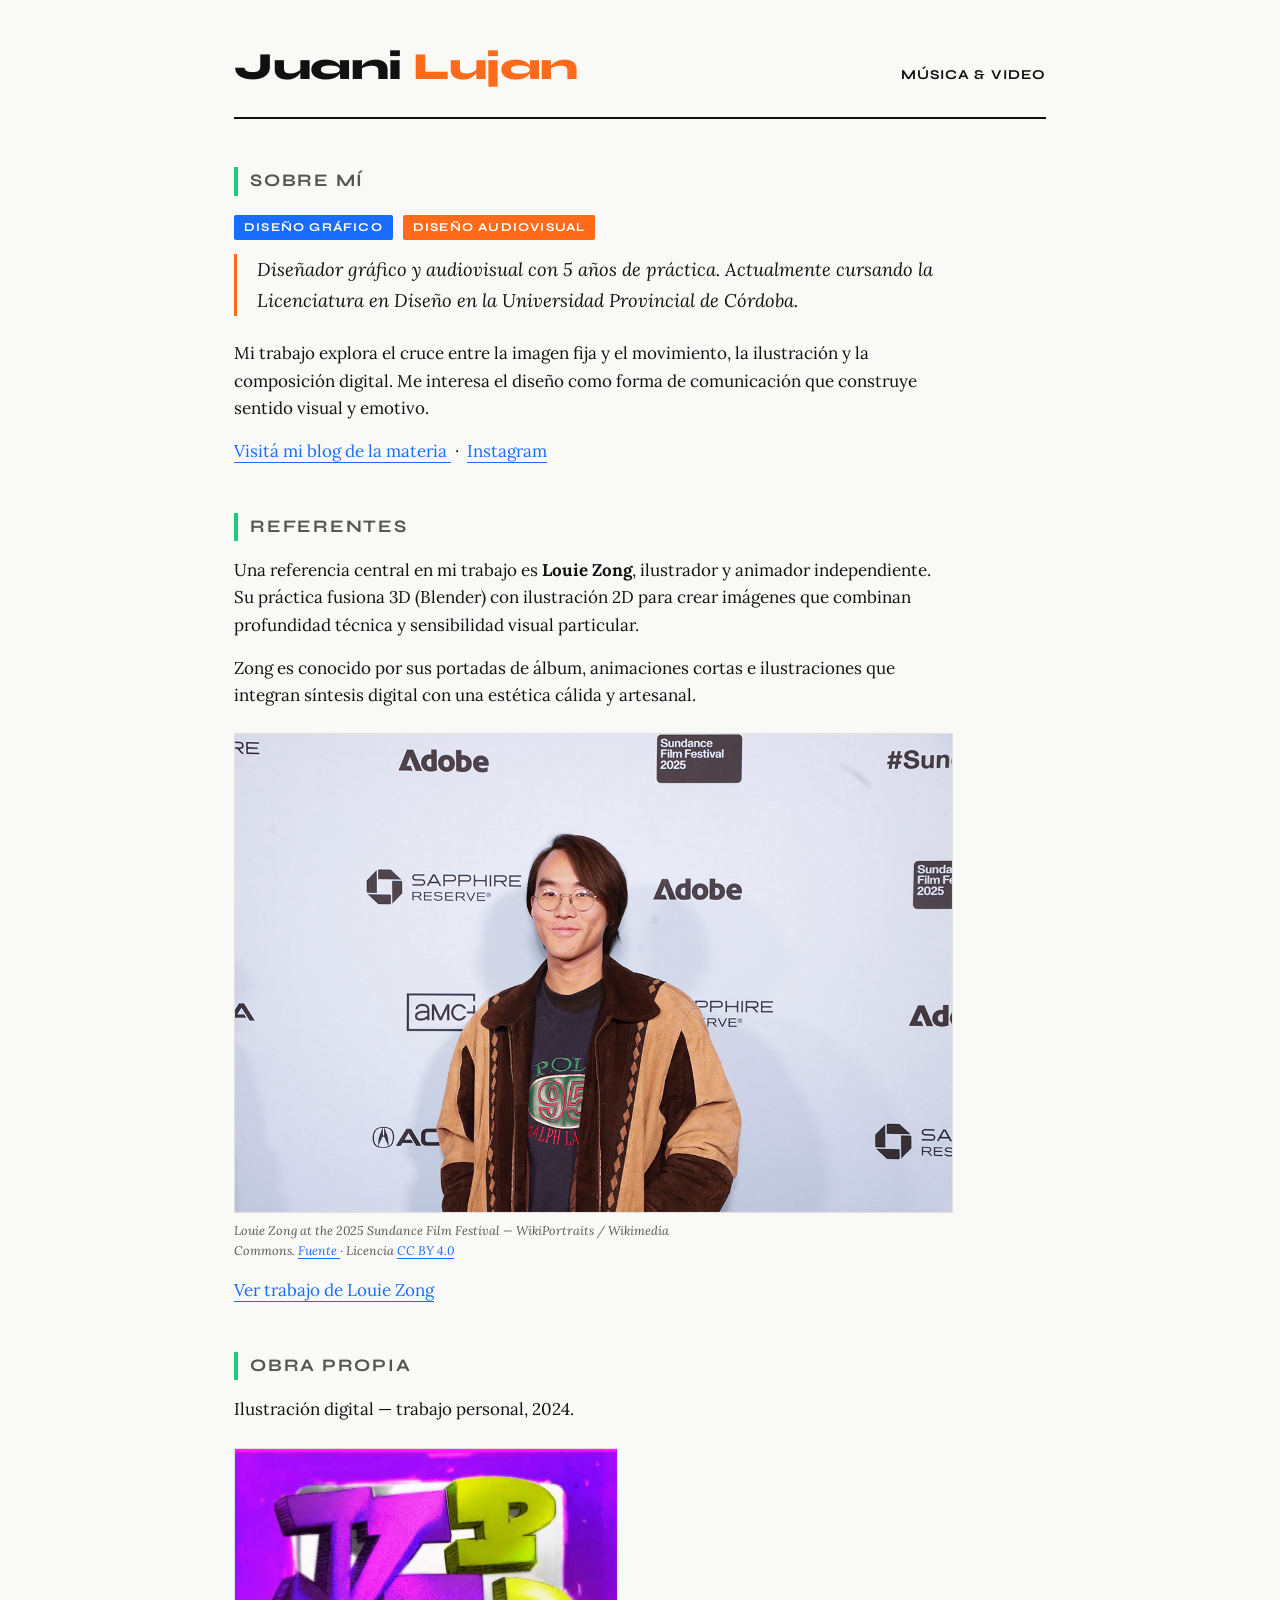
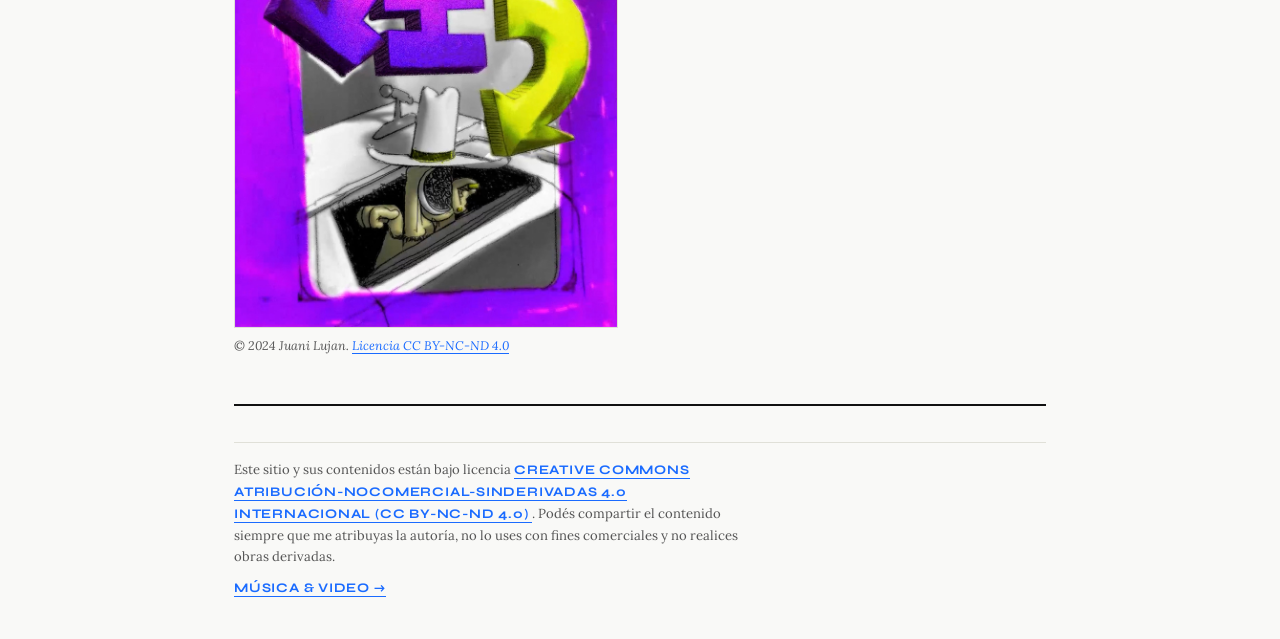
<file: index.html>
<!DOCTYPE html>
<html lang="es">
<head>
  <meta charset="UTF-8">
  <meta name="viewport" content="width=device-width, initial-scale=1.0">
  <title>Juani Lujan — Portfolio</title>
  <link rel="preconnect" href="https://fonts.googleapis.com">
  <link rel="preconnect" href="https://fonts.gstatic.com" crossorigin>
  <link href="https://fonts.googleapis.com/css2?family=Syne:wght@400;700;800&family=Lora:ital,wght@0,400;0,500;1,400&display=swap" rel="stylesheet">
  <link rel="stylesheet" href="style.css">
</head>
<body>

  <header>
    <h1>Juani <span>Lujan</span></h1>
    <nav>
      <a href="media.html">Música &amp; Video</a>
    </nav>
  </header>

  <main>

    <!-- Presentación -->
    <section>
      <h2>Sobre mí</h2>
      <span class="tag tag-azul">Diseño Gráfico</span>
      <span class="tag tag-naranja">Diseño Audiovisual</span>
      <p class="intro-texto">
        Diseñador gráfico y audiovisual con 5 años de práctica. 
        Actualmente cursando la Licenciatura en Diseño 
        en la Universidad Provincial de Córdoba.
      </p>
      <p>
        Mi trabajo explora el cruce entre la imagen fija y el movimiento, 
        la ilustración y la composición digital. Me interesa el diseño 
        como forma de comunicación que construye sentido visual y emotivo.
      </p>
      <p>
        <a href="https://juanilujan.wordpress.com" target="_blank" rel="noopener">
          Visitá mi blog de la materia
        </a>
        &nbsp;·&nbsp;
        <a href="https://www.instagram.com/real_rulo/" target="_blank" rel="noopener">
          Instagram
        </a>
      </p>
    </section>

    <!-- Referentes -->
    <section>
      <h2>Referentes</h2>
      <p>
        Una referencia central en mi trabajo es <strong>Louie Zong</strong>, 
        ilustrador y animador independiente. Su práctica fusiona 3D (Blender) 
        con ilustración 2D para crear imágenes que combinan profundidad técnica 
        y sensibilidad visual particular.
      </p>
      <p>
        Zong es conocido por sus portadas de álbum, animaciones cortas 
        e ilustraciones que integran síntesis digital con una estética 
        cálida y artesanal.
      </p>
      <img
        class="obra"
        src="images/louie-zong.jpg"
        alt="Louie Zong en el Festival de Sundance 2025"
      >
      <p class="atribucion">
        <em>Louie Zong at the 2025 Sundance Film Festival</em> — 
        WikiPortraits / Wikimedia Commons. 
        <a href="https://commons.wikimedia.org/wiki/File:Louie_Zong_at_the_2025_Sundance_Film_Festival.jpg" target="_blank" rel="noopener">
          Fuente
        </a> · Licencia 
        <a href="https://creativecommons.org/licenses/by/4.0/" target="_blank" rel="noopener">
          CC BY 4.0
        </a>
      </p>
       <p>
        <a href="https://www.louiezong.com" target="_blank" rel="noopener">
          Ver trabajo de Louie Zong
        </a>
      </p>
    </section>

    <!-- Obra -->
    <section>
      <h2>Obra propia</h2>
      <p>Ilustración digital — trabajo personal, 2024.</p>
      <img 
        class="obra"
        src="images/ilustracion-1.jpg" 
        alt="Ilustración digital de Juani Lujan"
      >
      <p class="atribucion">
        © 2024 Juani Lujan. 
        <a rel="license" href="https://creativecommons.org/licenses/by-nc-nd/4.0/" target="_blank">
          Licencia CC BY-NC-ND 4.0
        </a>
      </p>
    </section>

  </main>

  <footer>
    <!-- Licencia CC BY-NC-ND embebida en HTML, requerimiento punto 8 -->
    <div class="licencia" vocab="https://creativecommons.org/ns#" typeof="Work">
      <p>
        Este sitio y sus contenidos están bajo licencia 
        <a rel="license" href="https://creativecommons.org/licenses/by-nc-nd/4.0/" target="_blank">
          Creative Commons Atribución-NoComercial-SinDerivadas 4.0 Internacional (CC BY-NC-ND 4.0)
        </a>.
        Podés compartir el contenido siempre que me atribuyas la autoría, 
        no lo uses con fines comerciales y no realices obras derivadas.
      </p>
    </div>
    <p>
      <a href="media.html">Música &amp; Video →</a>
    </p>
  </footer>

</body>
</html>
</file>
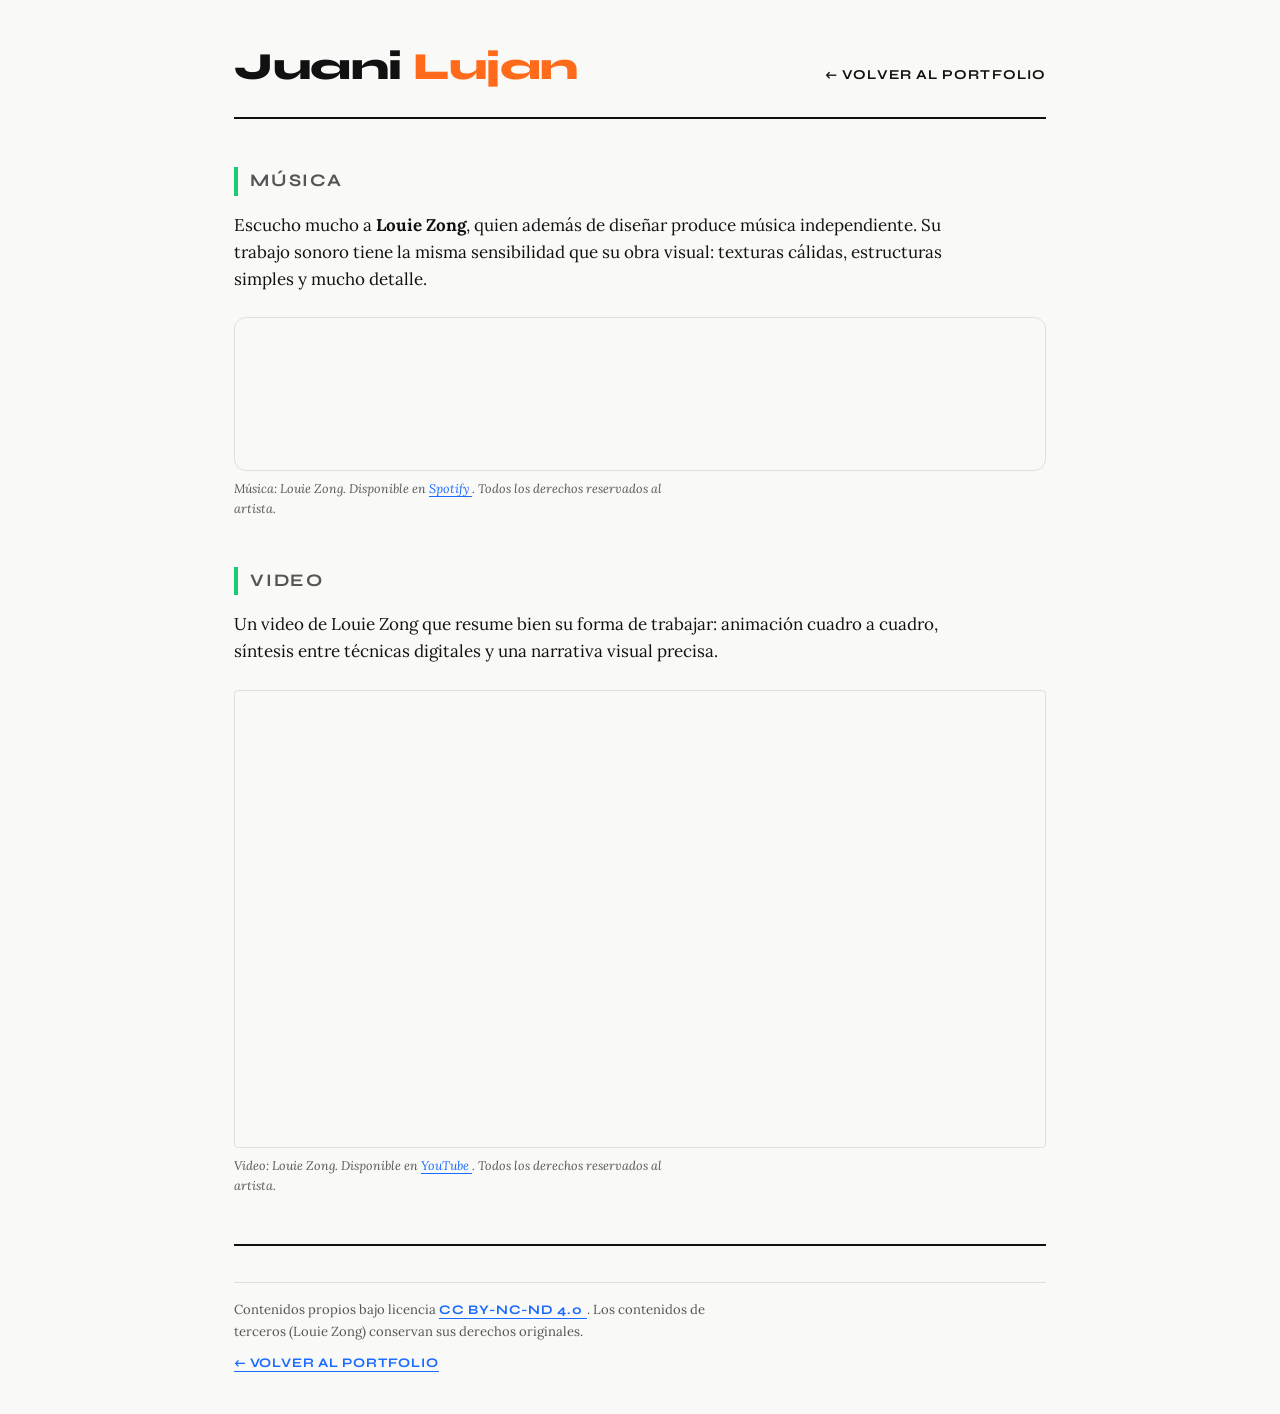
<file: media.html>
<!DOCTYPE html>
<html lang="es">
<head>
  <meta charset="UTF-8">
  <meta name="viewport" content="width=device-width, initial-scale=1.0">
  <title>Juani Lujan — Música &amp; Video</title>
  <link rel="preconnect" href="https://fonts.googleapis.com">
  <link rel="preconnect" href="https://fonts.gstatic.com" crossorigin>
  <link href="https://fonts.googleapis.com/css2?family=Syne:wght@400;700;800&family=Lora:ital,wght@0,400;0,500;1,400&display=swap" rel="stylesheet">
  <link rel="stylesheet" href="style.css">
  <style>
    .embed-wrapper {
      margin: 24px 0 8px;
      border: 1px solid var(--borde);
      border-radius: 12px;
      overflow: hidden;
    }
    .embed-wrapper iframe {
      display: block;
      width: 100%;
    }
    .video-wrapper {
      position: relative;
      padding-bottom: 56.25%; /* 16:9 */
      height: 0;
      overflow: hidden;
      border-radius: 4px;
      border: 1px solid var(--borde);
      margin: 24px 0 8px;
    }
    .video-wrapper iframe {
      position: absolute;
      top: 0; left: 0;
      width: 100%; height: 100%;
      border: 0;
    }
  </style>
</head>
<body>

  <header>
    <h1>Juani <span>Lujan</span></h1>
    <nav>
      <a href="index.html">← Volver al portfolio</a>
    </nav>
  </header>

  <main>

    <!-- Audio: Spotify -->
    <section>
      <h2>Música</h2>
      <p>
        Escucho mucho a <strong>Louie Zong</strong>, quien además de diseñar 
        produce música independiente. Su trabajo sonoro tiene la misma 
        sensibilidad que su obra visual: texturas cálidas, 
        estructuras simples y mucho detalle.
      </p>
      <div class="embed-wrapper">
        <iframe 
          data-testid="embed-iframe"
          style="border-radius:12px" 
          src="https://open.spotify.com/embed/album/1KFGq3710E0bF0n9D9gK4z?utm_source=generator" 
          width="100%" 
          height="152" 
          frameBorder="0" 
          allowfullscreen="" 
          allow="autoplay; clipboard-write; encrypted-media; fullscreen; picture-in-picture" 
          loading="lazy">
        </iframe>
      </div>
      <p class="atribucion">
        Música: Louie Zong. Disponible en 
        <a href="https://open.spotify.com/intl-es/album/1KFGq3710E0bF0n9D9gK4z" target="_blank" rel="noopener">
          Spotify
        </a>. 
        Todos los derechos reservados al artista.
      </p>
    </section>

    <!-- Video: YouTube -->
    <section>
      <h2>Video</h2>
      <p>
        Un video de Louie Zong que resume bien su forma de trabajar: 
        animación cuadro a cuadro, síntesis entre técnicas digitales 
        y una narrativa visual precisa.
      </p>
      <div class="video-wrapper">
        <iframe 
          src="https://www.youtube.com/embed/Yw6u6YkTgQ4" 
          title="Video de Louie Zong — YouTube"
          allow="accelerometer; autoplay; clipboard-write; encrypted-media; gyroscope; picture-in-picture" 
          allowfullscreen>
        </iframe>
      </div>
      <p class="atribucion">
        Video: Louie Zong. Disponible en 
        <a href="https://www.youtube.com/watch?v=Yw6u6YkTgQ4" target="_blank" rel="noopener">
          YouTube
        </a>. 
        Todos los derechos reservados al artista.
      </p>
    </section>

  </main>

  <footer>
    <div class="licencia" vocab="https://creativecommons.org/ns#" typeof="Work">
      <p>
        Contenidos propios bajo licencia 
        <a rel="license" href="https://creativecommons.org/licenses/by-nc-nd/4.0/" target="_blank">
          CC BY-NC-ND 4.0
        </a>. 
        Los contenidos de terceros (Louie Zong) conservan sus derechos originales.
      </p>
    </div>
    <p>
      <a href="index.html">← Volver al portfolio</a>
    </p>
  </footer>

</body>
</html>
</file>
<file: style.css>
/* Google Fonts */
@import url('https://fonts.googleapis.com/css2?family=Syne:wght@400;700;800&family=Lora:ital,wght@0,400;0,500;1,400&display=swap');

/* Variables de color */
:root {
  --azul: #1A6BFF;
  --naranja: #FF6B1A;
  --verde: #1ACC7A;
  --negro: #111111;
  --gris: #555555;
  --fondo: #F9F9F7;
  --borde: #E0E0D8;
}

/* Reset y base */
*, *::before, *::after {
  box-sizing: border-box;
  margin: 0;
  padding: 0;
}

body {
  font-family: 'Lora', Georgia, serif;
  font-size: 17px;
  line-height: 1.6;
  color: var(--negro);
  background-color: var(--fondo);
  max-width: 860px;
  margin: 0 auto;
  padding: 0 24px;
}

/* Header */
header {
  display: flex;
  justify-content: space-between;
  align-items: baseline;
  padding: 36px 0 20px;
  border-bottom: 2px solid var(--negro);
  margin-bottom: 48px;
}

header h1 {
  font-family: 'Syne', sans-serif;
  font-weight: 800;
  font-size: 2.4rem;
  letter-spacing: -0.5px;
  color: var(--negro);
}

header h1 span {
  color: var(--naranja);
}

nav a {
  font-family: 'Syne', sans-serif;
  font-size: 0.85rem;
  font-weight: 700;
  letter-spacing: 0.08em;
  text-transform: uppercase;
  color: var(--negro);
  text-decoration: none;
  border-bottom: 2px solid transparent;
  padding-bottom: 2px;
  transition: border-color 0.2s ease;
}

nav a:hover {
  border-bottom-color: var(--azul);
  color: var(--azul);
}

/* Secciones */
section {
  margin-bottom: 48px;
}

h2 {
  font-family: 'Syne', sans-serif;
  font-size: 1.1rem;
  font-weight: 700;
  letter-spacing: 0.1em;
  text-transform: uppercase;
  color: var(--gris);
  margin-bottom: 16px;
  border-left: 4px solid var(--verde);
  padding-left: 12px;
}

p {
  max-width: 65ch;
  margin-bottom: 16px;
  color: var(--negro);
}

/* Destacado intro */
.intro-texto {
  font-size: 1.15rem;
  line-height: 1.7;
  font-style: italic;
  color: var(--negro);
  border-left: 3px solid var(--naranja);
  padding-left: 20px;
  margin-bottom: 24px;
}

/* Enlace estilizado */
a {
  color: var(--azul);
  text-decoration: none;
  border-bottom: 1px solid var(--azul);
  transition: color 0.2s, border-color 0.2s;
}

a:hover {
  color: var(--naranja);
  border-bottom-color: var(--naranja);
}

/* Imagen */
.obra {
  margin: 24px 0 8px;
  display: block;
  max-width: 100%;
  max-height: 480px;
  object-fit: cover;
  border: 1px solid var(--borde);
}

.atribucion {
  font-size: 0.78rem;
  color: var(--gris);
  font-style: italic;
  margin-top: 6px;
}

/* Licencia */
.licencia {
  font-size: 0.82rem;
  color: var(--gris);
  border-top: 1px solid var(--borde);
  padding-top: 16px;
  margin-top: 8px;
}

/* Footer */
footer {
  border-top: 2px solid var(--negro);
  padding: 28px 0 40px;
  margin-top: 24px;
  display: flex;
  flex-direction: column;
  gap: 10px;
}

footer p {
  font-size: 0.82rem;
  color: var(--gris);
  margin-bottom: 0;
}

footer a {
  font-family: 'Syne', sans-serif;
  font-size: 0.82rem;
  font-weight: 700;
  letter-spacing: 0.06em;
  text-transform: uppercase;
}

/* Tag de área */
.tag {
  display: inline-block;
  font-family: 'Syne', sans-serif;
  font-size: 0.75rem;
  font-weight: 700;
  letter-spacing: 0.1em;
  text-transform: uppercase;
  padding: 3px 10px;
  border-radius: 2px;
  margin-right: 6px;
  margin-bottom: 14px;
}

.tag-azul { background: var(--azul); color: white; }
.tag-naranja { background: var(--naranja); color: white; }
.tag-verde { background: var(--verde); color: white; }

/* Responsive básico */
@media (max-width: 600px) {
  header { flex-direction: column; gap: 12px; }
  header h1 { font-size: 1.8rem; }
  body { font-size: 16px; }
}
</file>
